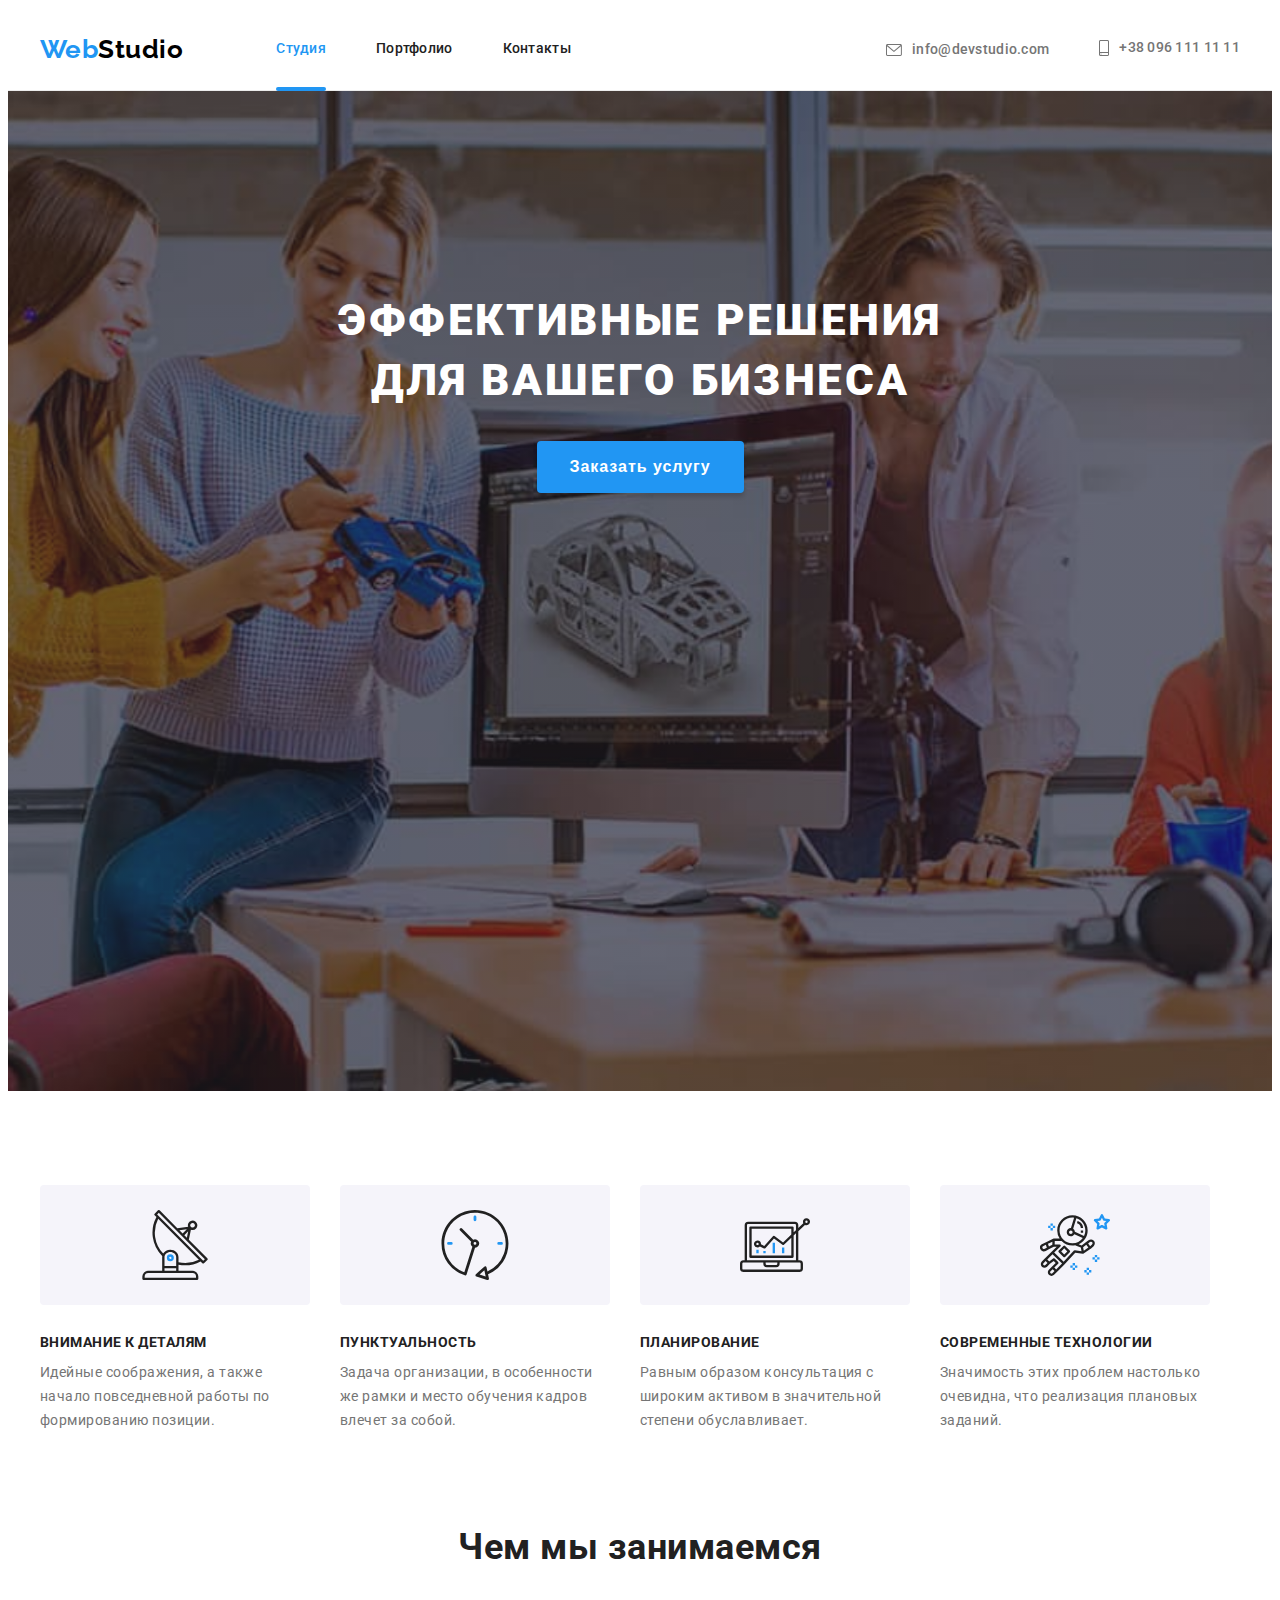
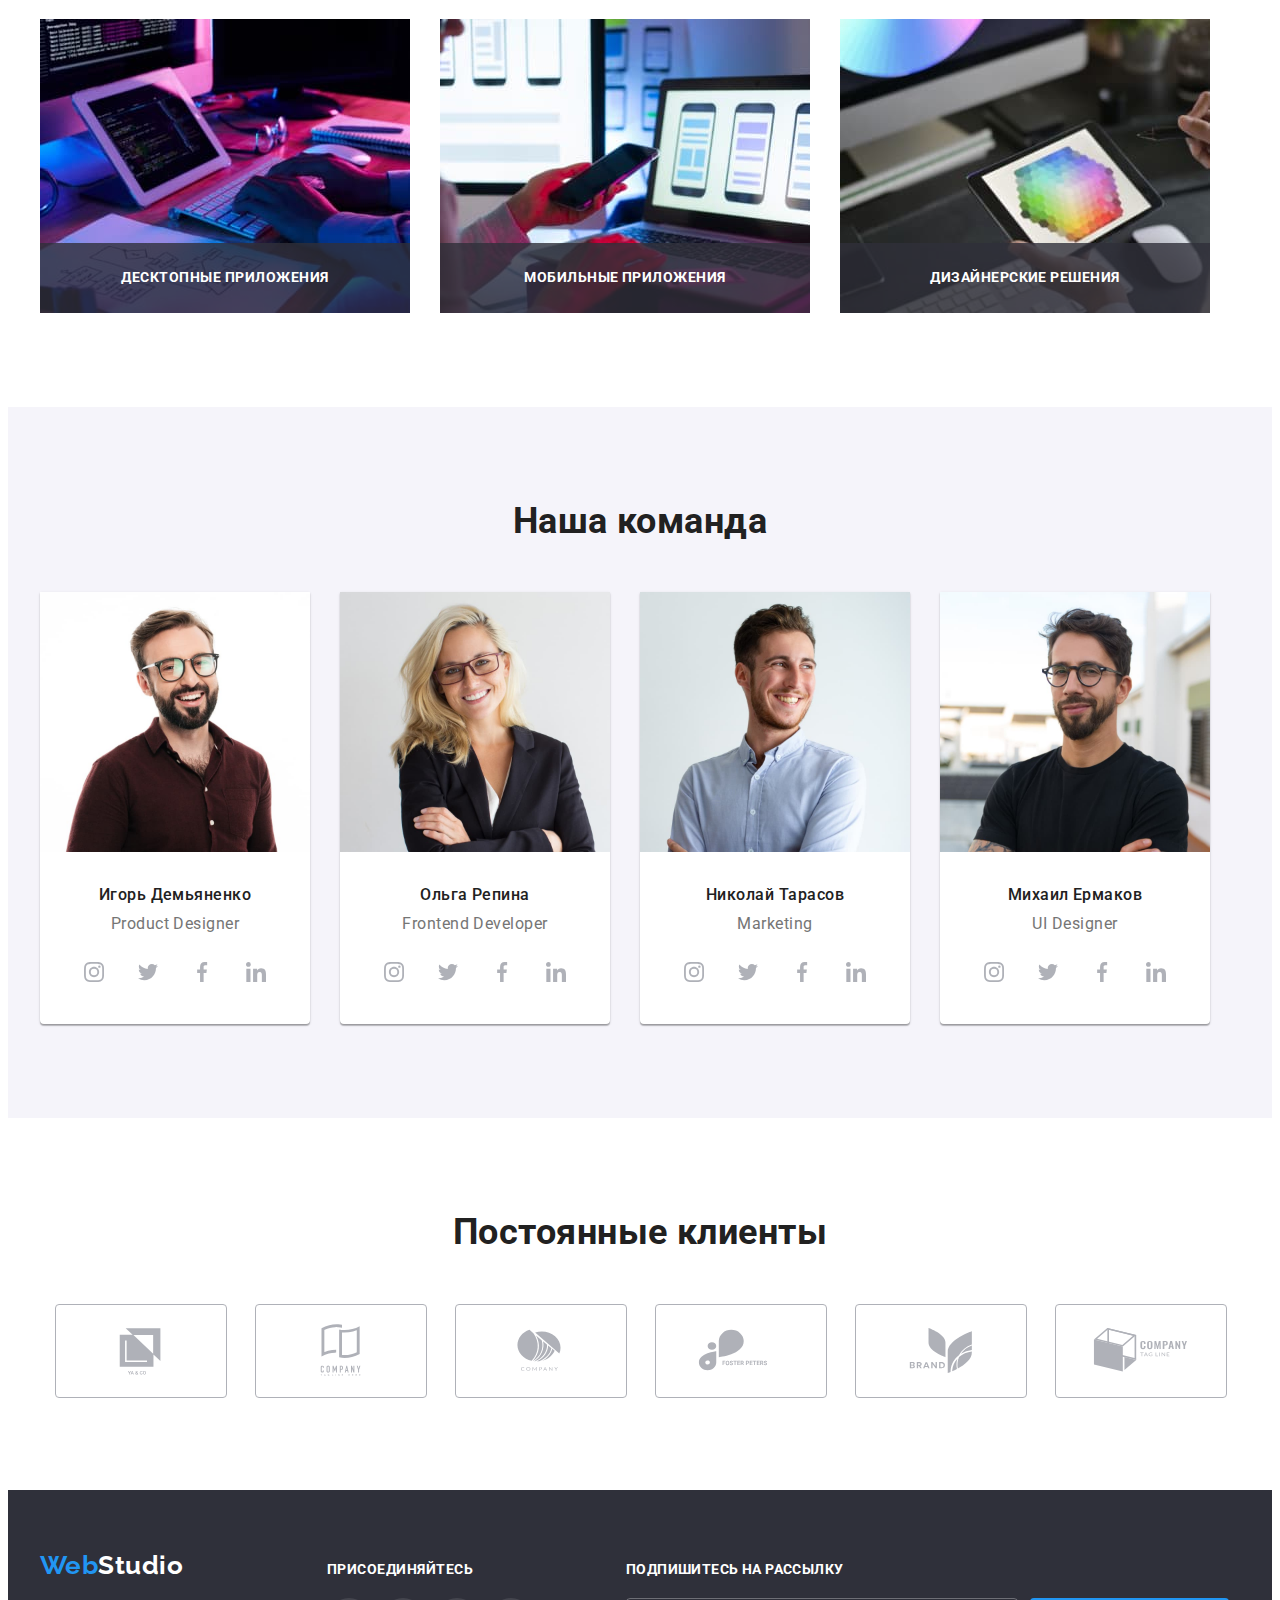
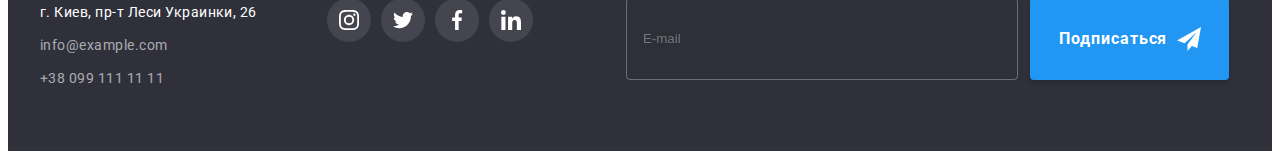
<file: index.html>
<!DOCTYPE html>
<html lang="ru">
  <head>
    <meta charset="UTF-8" />
    <meta http-equiv="X-UA-Compatible" content="IE=edge" />
    <meta name="viewport" content="width=device-width, initial-scale=1.0" />
    <link rel="preconnect" href="https://fonts.googleapis.com" />
    <link rel="preconnect" href="https://fonts.gstatic.com" crossorigin />
    <link
      href="https://fonts.googleapis.com/css2?family=Raleway:wght@700&family=Roboto:wght@400;500;700;900&display=swap"
      rel="stylesheet"
    />
    <title>Модуль 6</title>
    <link
      rel="stylesheet"
      href="https://cdnjs.cloudflare.com/ajax/libs/modern-normalize/1.1.0/modern-normalize.min.css"
      integrity="sha512-wpPYUAdjBVSE4KJnH1VR1HeZfpl1ub8YT/NKx4PuQ5NmX2tKuGu6U/JRp5y+Y8XG2tV+wKQpNHVUX03MfMFn9Q=="
      crossorigin="anonymous"
      referrerpolicy="no-referrer"
    />
    <link rel="stylesheet" href="./css/styles.css" />
  </head>
  <body>
    <!-- header -->
    <header class="header">
      <div class="container header-content">
        <nav class="container-nav">
          <a href="./index.html" class="header-logo link"><span class="header-logo-blue">Web</span>Studio</a>
          <ul class="header-list-nav list">
            <li class="header-item-nav">
              <a href="./index.html" class="header-link link current">Студия</a>
            </li>
            <li class="header-item-nav">
              <a href="./portfolio.html" class="header-link link">Портфолио</a>
            </li>
            <li class="header-item-nav">
              <a href="./index.html" class="header-link link">Контакты</a>
            </li>
          </ul>
        </nav>
        <ul class="header-list-contact list">
          <li class="header-item-contact">
            <a href="mailto:info@devstudio.com" class="header-link-contact link">
              <svg class="icon-email" width="16" height="12">
                <use href="./imges/sprite.svg#icon-email"></use></svg
              >info@devstudio.com</a
            >
          </li>
          <li class="header-item-contact">
            <a href="tel:+380961111111" class="header-link-contact link">
              <svg class="icon-tel" width="10" height="16">
                <use href="./imges/sprite.svg#icon-tel"></use></svg
              >+38 096 111 11 11</a
            >
          </li>
        </ul>
      </div>
    </header>

    <!-- hero -->
    <main>
      <section class="hero hero-container">
        <h1 class="hero-title">Эффективные решения для вашего бизнеса</h1>
        <button type="button" class="hero-button" data-modal-open>Заказать услугу</button>
      </section>

      <!-- feature -->
      <section class="feature">
        <div class="container">
          <h2 class="feature-title hiden">Oсобености</h2>
          <ul class="feature-list list feature-content">
            <li class="feature-item">
              <div class="feature-icons flex">
                <svg width="70" height="70">
                  <use href="./imges/sprite.svg#icon-antenna"></use>
                </svg>
              </div>
              <h3 class="feature-item-title">Внимание к деталям</h3>
              <p class="feature-item-text">
                Идейные соображения, а также начало повседневной работы по формированию позиции.
              </p>
            </li>
            <li class="feature-item">
              <div class="feature-icons flex">
                <svg width="70" height="70">
                  <use href="./imges/sprite.svg#icon-clock"></use>
                </svg>
              </div>
              <h3 class="feature-item-title">Пунктуальность</h3>
              <p class="feature-item-text">
                Задача организации, в особенности же рамки и место обучения кадров влечет за собой.
              </p>
            </li>
            <li class="feature-item">
              <div class="feature-icons flex">
                <svg width="70" height="70">
                  <use href="./imges/sprite.svg#icon-diagram"></use>
                </svg>
              </div>
              <h3 class="feature-item-title">Планирование</h3>
              <p class="feature-item-text">
                Равным образом консультация с широким активом в значительной степени обуславливает.
              </p>
            </li>
            <li class="feature-item">
              <div class="feature-icons flex">
                <svg width="70" height="70">
                  <use href="./imges/sprite.svg#icon-astronaut"></use>
                </svg>
              </div>
              <h3 class="feature-item-title">Современные технологии</h3>
              <p class="feature-item-text">
                Значимость этих проблем настолько очевидна, что реализация плановых заданий.
              </p>
            </li>
          </ul>
        </div>
      </section>

      <!-- company -->
      <section class="company section">
        <div class="container">
          <h2 class="company-title">Чем мы занимаемся</h2>
          <ul class="company-list list">
            <li class="company-item">
              <div class="company-position">
                <img src="./imges/about_company1.jpg" alt="пишет код на компьютере" width="370" height="294" />
                <div class="company-label">
                  <h3 class="company-label-text flex">Десктопные приложения</h3>
                </div>
              </div>
            </li>
            <li class="company-item">
              <div class="company-position">
                <img src="./imges/about_company2.jpg" alt="выбирает макет на компьютере" width="370" height="294" />
                <div class="company-label">
                  <h3 class="company-label-text flex">Мобильные приложения</h3>
                </div>
              </div>
            </li>
            <li class="company-item">
              <div class="company-position">
                <img src="./imges/about_company3.jpg" alt="выбирает цвет на планшете" width="370" height="294" />
                <div class="company-label">
                  <h3 class="company-label-text flex">Дизайнерские решения</h3>
                </div>
              </div>
            </li>
          </ul>
        </div>
      </section>

      <!-- team -->
      <section class="team section">
        <div class="container">
          <h2 class="team-title">Наша команда</h2>
          <ul class="team-list list">
            <li class="team-item">
              <img
                src="./imges/our_team1.jpg"
                class="team-img"
                alt="Сотрудник компании - Игорь Демьяненко"
                width="270"
                height="260"
              />
              <div class="team-content">
                <h3 class="team-item-title">Игорь Демьяненко</h3>
                <p class="team-item-text" lang="en">Product Designer</p>

                <ul class="team-list-icons list">
                  <li class="team-item-icons">
                    <a class="team-link-icons flex" href="/" aria-label="ссылка на instagram">
                      <svg class="icon-instagram" width="20" height="20">
                        <use href="./imges/sprite.svg#icon-instagram"></use>
                      </svg>
                    </a>
                  </li>
                  <li class="team-item-icons">
                    <a class="team-link-icons flex" href="/" aria-label="ссылка на twitter">
                      <svg class="icon-twitter" width="20" height="20">
                        <use href="./imges/sprite.svg#icon-twitter"></use>
                      </svg>
                    </a>
                  </li>
                  <li class="team-item-icons">
                    <a class="team-link-icons flex" href="/" aria-label="ссылка на facebook">
                      <svg class="icon-facebook" width="20" height="20">
                        <use href="./imges/sprite.svg#icon-facebook"></use>
                      </svg>
                    </a>
                  </li>
                  <li class="team-item-icons">
                    <a class="team-link-icons flex" href="/" aria-label="ссылка на linkedin">
                      <svg class="icon-linkedin" width="20" height="20">
                        <use href="./imges/sprite.svg#icon-linkedin"></use>
                      </svg>
                    </a>
                  </li>
                </ul>
              </div>
            </li>
            <li class="team-item">
              <img
                src="./imges/our_team2.jpg"
                class="team-img"
                alt="Сотрудник компании - Ольга Репина"
                width="270"
                height="260"
              />
              <div class="team-content">
                <h3 class="team-item-title">Ольга Репина</h3>
                <p class="team-item-text" lang="en">Frontend Developer</p>

                <ul class="team-list-icons list">
                  <li class="team-item-icons">
                    <a class="team-link-icons flex" href="/" aria-label="ссылка на instagram">
                      <svg class="icon-instagram" width="20" height="20">
                        <use href="./imges/sprite.svg#icon-instagram"></use>
                      </svg>
                    </a>
                  </li>
                  <li class="team-item-icons">
                    <a class="team-link-icons flex" href="/" aria-label="ссылка на twitter">
                      <svg class="icon-twitter" width="20" height="20">
                        <use href="./imges/sprite.svg#icon-twitter"></use>
                      </svg>
                    </a>
                  </li>
                  <li class="team-item-icons">
                    <a class="team-link-icons flex" href="/" aria-label="ссылка на facebook">
                      <svg class="icon-facebook" width="20" height="20">
                        <use href="./imges/sprite.svg#icon-facebook"></use>
                      </svg>
                    </a>
                  </li>
                  <li class="team-item-icons">
                    <a class="team-link-icons flex" href="/" aria-label="ссылка на linkedin">
                      <svg class="icon-linkedin" width="20" height="20">
                        <use href="./imges/sprite.svg#icon-linkedin"></use>
                      </svg>
                    </a>
                  </li>
                </ul>
              </div>
            </li>
            <li class="team-item">
              <img
                src="./imges/our_team3.jpg"
                class="team-img"
                alt="Сотрудник компании - Николай Тарасов"
                width="270"
                height="260"
              />
              <div class="team-content">
                <h3 class="team-item-title">Николай Тарасов</h3>
                <p class="team-item-text" lang="en">Marketing</p>

                <ul class="team-list-icons list">
                  <li class="team-item-icons">
                    <a class="team-link-icons flex" href="/" aria-label="ссылка на instagram">
                      <svg class="icon-instagram" width="20" height="20">
                        <use href="./imges/sprite.svg#icon-instagram"></use>
                      </svg>
                    </a>
                  </li>
                  <li class="team-item-icons">
                    <a class="team-link-icons flex" href="/" aria-label="ссылка на twitter">
                      <svg class="icon-twitter" width="20" height="20">
                        <use href="./imges/sprite.svg#icon-twitter"></use>
                      </svg>
                    </a>
                  </li>
                  <li class="team-item-icons">
                    <a class="team-link-icons flex" href="/" aria-label="ссылка на facebook">
                      <svg class="icon-facebook" width="20" height="20">
                        <use href="./imges/sprite.svg#icon-facebook"></use>
                      </svg>
                    </a>
                  </li>
                  <li class="team-item-icons">
                    <a class="team-link-icons flex" href="/" aria-label="ссылка на linkedin">
                      <svg class="icon-linkedin" width="20" height="20">
                        <use href="./imges/sprite.svg#icon-linkedin"></use>
                      </svg>
                    </a>
                  </li>
                </ul>
              </div>
            </li>
            <li class="team-item">
              <img
                src="./imges/our_team4.jpg"
                class="team-img"
                alt="Сотрудник компании - Михаил Ермаков"
                width="270"
                height="260"
              />
              <div class="team-content">
                <h3 class="team-item-title">Михаил Ермаков</h3>
                <p class="team-item-text" lang="en">UI Designer</p>

                <ul class="team-list-icons list">
                  <li class="team-item-icons">
                    <a class="team-link-icons flex" href="/" aria-label="ссылка на instagram">
                      <svg class="icon-instagram" width="20" height="20">
                        <use href="./imges/sprite.svg#icon-instagram"></use>
                      </svg>
                    </a>
                  </li>
                  <li class="team-item-icons">
                    <a class="team-link-icons flex" href="/" aria-label="ссылка на twitter">
                      <svg class="icon-twitter" width="20" height="20">
                        <use href="./imges/sprite.svg#icon-twitter"></use>
                      </svg>
                    </a>
                  </li>
                  <li class="team-item-icons">
                    <a class="team-link-icons flex" href="/" aria-label="ссылка на facebook">
                      <svg class="icon-facebook" width="20" height="20">
                        <use href="./imges/sprite.svg#icon-facebook"></use>
                      </svg>
                    </a>
                  </li>
                  <li class="team-item-icons">
                    <a class="team-link-icons flex" href="/" aria-label="ссылка на linkedin">
                      <svg class="icon-linkedin" width="20" height="20">
                        <use href="./imges/sprite.svg#icon-linkedin"></use>
                      </svg>
                    </a>
                  </li>
                </ul>
              </div>
            </li>
          </ul>
        </div>
      </section>

      <!-- clients -->
      <section class="clients section">
        <div class="container">
          <h2 class="clients-title">Постоянные клиенты</h2>
          <ul class="clients-list list">
            <li class="clients-item">
              <a class="clients-link link flex" href="/">
                <svg width="106" height="60">
                  <use href="./imges/sprite.svg#clients-icon-1"></use>
                </svg>
              </a>
            </li>
            <li class="clients-item">
              <a class="clients-link link flex" href="/">
                <svg width="106" height="60">
                  <use href="./imges/sprite.svg#clients-icon-2"></use>
                </svg>
              </a>
            </li>
            <li class="clients-item">
              <a class="clients-link link flex" href="/">
                <svg width="106" height="60">
                  <use href="./imges/sprite.svg#clients-icon-3"></use>
                </svg>
              </a>
            </li>
            <li class="clients-item">
              <a class="clients-link link flex" href="/">
                <svg width="106" height="60">
                  <use href="./imges/sprite.svg#clients-icon-4"></use>
                </svg>
              </a>
            </li>
            <li class="clients-item">
              <a class="clients-link link flex" href="/">
                <svg width="106" height="60">
                  <use href="./imges/sprite.svg#clients-icon-5"></use>
                </svg>
              </a>
            </li>
            <li class="clients-item">
              <a class="clients-link link flex" href="/">
                <svg width="106" height="60">
                  <use href="./imges/sprite.svg#clients-icon-6"></use>
                </svg>
              </a>
            </li>
          </ul>
        </div>
      </section>
    </main>

    <!-- footer -->
    <footer class="footer">
      <div class="container">
        <div class="footer-content">
          <a class="footer-logo link" href="./index.html"><span class="footer-logo-blue">Web</span>Studio</a>
          <address class="footer-address">
            <a
              href="https://goo.gl/maps/LMZink6fcVC9zRSU7"
              rel="noreferrer noopener nofollow"
              class="footer-link-address link"
              target="_blank"
              >г. Киев, пр-т Леси Украинки, 26</a
            >
          </address>
          <ul class="footer-list list">
            <li class="footer-item">
              <a href="mailto:info@example.com" class="footer-link link">info@example.com</a>
            </li>
            <li class="footer-item">
              <a href="tel:+380991111111" class="footer-link link">+38 099 111 11 11</a>
            </li>
          </ul>
        </div>
        <div class="footer-slogan">
          <h2 class="footer-title">присоединяйтесь</h2>
          <ul class="footer-list-icons list">
            <li class="footer-item-icons">
              <a class="footer-link-icons flex" href="/" aria-label="ссылка на instagram">
                <svg class="icon-instagram" width="20" height="20">
                  <use href="./imges/sprite.svg#icon-instagram"></use>
                </svg>
              </a>
            </li>
            <li class="footer-item-icons">
              <a class="footer-link-icons flex" href="/" aria-label="ссылка на twitter">
                <svg class="icon-twitter" width="20" height="20">
                  <use href="./imges/sprite.svg#icon-twitter"></use>
                </svg>
              </a>
            </li>
            <li class="footer-item-icons">
              <a class="footer-link-icons flex" href="/" aria-label="ссылка на facebook">
                <svg class="icon-facebook" width="20" height="20">
                  <use href="./imges/sprite.svg#icon-facebook"></use>
                </svg>
              </a>
            </li>
            <li class="footer-item-icons">
              <a class="footer-link-icons flex" href="/" aria-label="ссылка на linkedin">
                <svg class="icon-linkedin" width="20" height="20">
                  <use href="./imges/sprite.svg#icon-linkedin"></use>
                </svg>
              </a>
            </li>
          </ul>
        </div>

        <!-- footer-form -->
        <form class="footer-form" autocomplete="off">
          <p class="footer-form-text">Подпишитесь на рассылку</p>
          <div class="footer-form-content">
            <label class="hiden" for="email">E-mail</label>
            <input class="footer-form-input" type="email" name="email" id="email" placeholder="E-mail" />
            <button class="footer-form-button" type="submit">
              Подписаться
              <svg class="plane-icon" width="24" height="24">
                <use href="./imges/sprite.svg#icon-plane"></use>
              </svg>
            </button>
          </div>
        </form>
      </div>
    </footer>

    <!-- modal -->
    <div class="backdrop is-hidden" data-modal>
      <div class="modal">
        <button class="modal-close flex" data-modal-close>
          <svg width="18" height="18">
            <use href="./imges/sprite.svg#icon-close"></use>
          </svg>
        </button>

        <!-- modal-form -->
        <form class="modal-form">
          <p class="modal-title">Оставьте свои данные, мы вам перезвоним</p>
          <label class="modal-label" for="username">Имя</label>
          <div class="form-field">
            <input class="modal-input" type="text" name="name" id="username" placeholder="Иван Иванов" />
            <svg class="modal-icon" width="18" height="18">
              <use href="./imges/sprite.svg#icon-person"></use>
            </svg>
          </div>

          <label class="modal-label" for="tel">Телефон</label>
          <div class="form-field">
            <input class="modal-input" type="tel" name="tel" id="tel" placeholder="+380 111 111 111" />
            <svg class="modal-icon" width="18" height="18">
              <use href="./imges/sprite.svg#icon-form-phone"></use>
            </svg>
          </div>

          <label class="modal-label" for="modal-email">Почта</label>
          <div class="form-field">
            <input class="modal-input" type="email" name="email" id="modal-email" placeholder="studio@gmail.com" />
            <svg class="modal-icon" width="18" height="18">
              <use href="./imges/sprite.svg#icon-form-email"></use>
            </svg>
          </div>

          <div class="feedback-box">
            <label class="modal-label" for="feedback">Комментарий</label>
            <textarea class="field-feedback" name="feedback" id="feedback" placeholder="Введите текст"></textarea>
          </div>

          <div class="policy-thumb">
            <input class="checkbox-policy" type="checkbox" name="policy" id="policy" />
            <span class="icon-policy"></span>
            <label class="label-policy" for="policy"
              >Соглашаюсь с рассылкой и принимаю <a class="link-policy" href="/">Условия договора</a></label
            >
          </div>

          <button class="modal-button flex" type="submit">Отправить</button>
        </form>
      </div>
    </div>
    <script src="./js/modal.js"></script>
  </body>
</html>
</file>
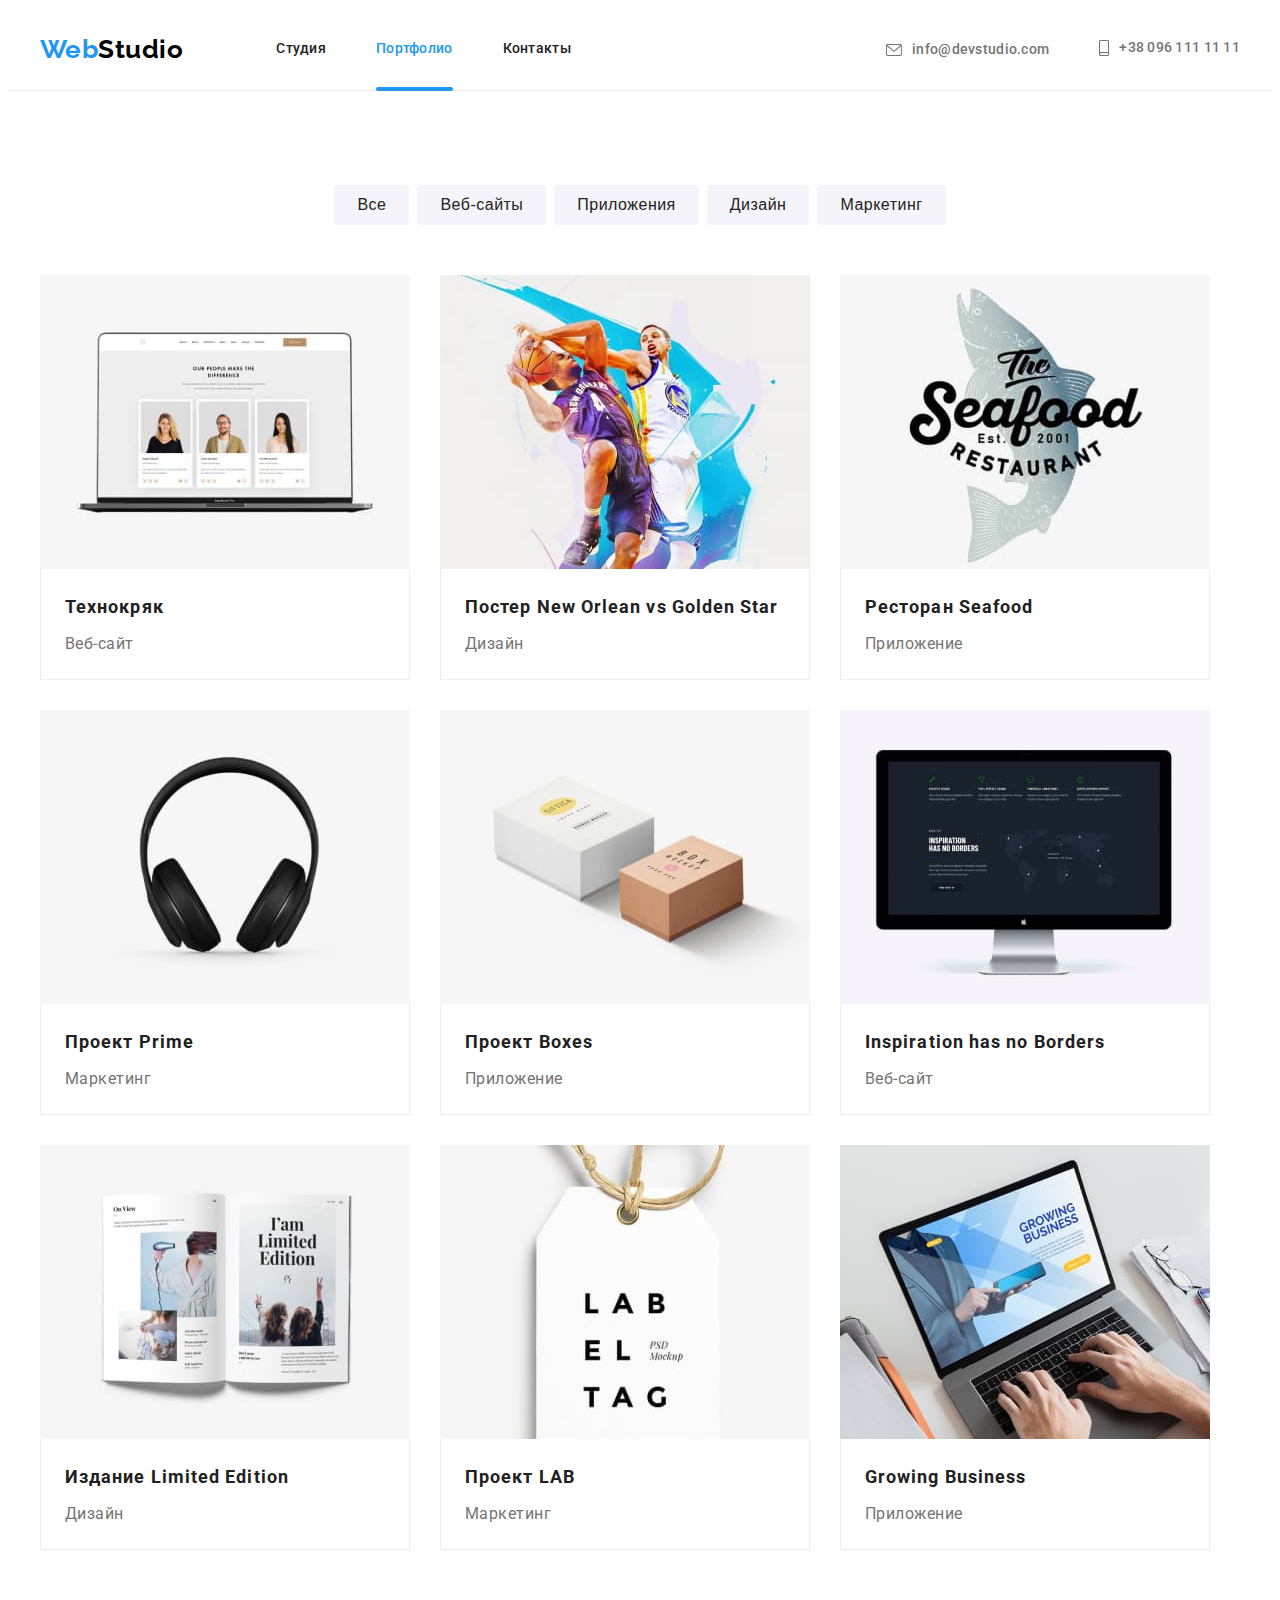
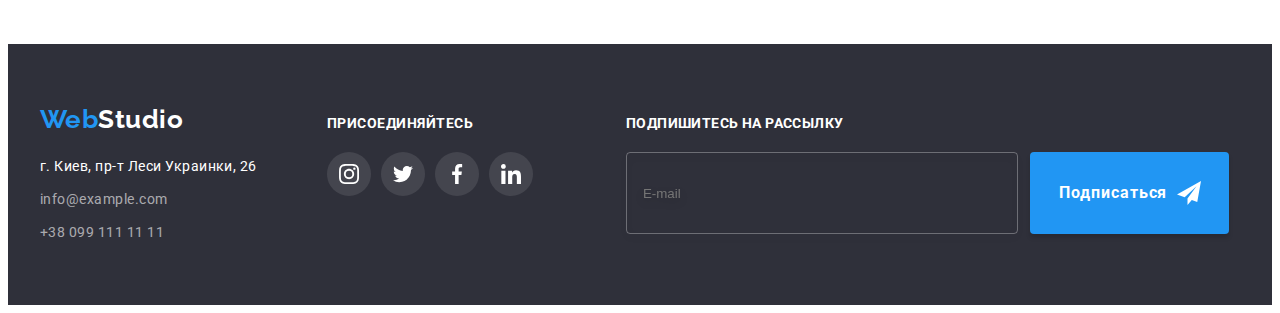
<file: portfolio.html>
<!DOCTYPE html>
<html lang="ru">
  <head>
    <meta charset="UTF-8" />
    <meta http-equiv="X-UA-Compatible" content="IE=edge" />
    <meta name="viewport" content="width=device-width, initial-scale=1.0" />
    <link rel="preconnect" href="https://fonts.googleapis.com" />
    <link rel="preconnect" href="https://fonts.gstatic.com" crossorigin />
    <link
      href="https://fonts.googleapis.com/css2?family=Raleway:wght@700&family=Roboto:wght@400;500;700&display=swap"
      rel="stylesheet"
    />
    <title>Портфолио</title>
    <link
      rel="stylesheet"
      href="https://cdnjs.cloudflare.com/ajax/libs/modern-normalize/1.1.0/modern-normalize.min.css"
      integrity="sha512-wpPYUAdjBVSE4KJnH1VR1HeZfpl1ub8YT/NKx4PuQ5NmX2tKuGu6U/JRp5y+Y8XG2tV+wKQpNHVUX03MfMFn9Q=="
      crossorigin="anonymous"
      referrerpolicy="no-referrer"
    />
    <link rel="stylesheet" href="./css/styles.css" />
  </head>
  <body>
    <!-- header -->
    <header class="header">
      <div class="container header-content">
        <nav class="container-nav">
          <a href="./index.html" class="header-logo link"><span class="header-logo-blue">Web</span>Studio</a>
          <ul class="header-list-nav list">
            <li class="header-item-nav"><a href="./index.html" class="header-link link">Студия</a></li>
            <li class="header-item-nav"><a href="./portfolio.html" class="header-link link current">Портфолио</a></li>
            <li class="header-item-nav"><a href="./index.html" class="header-link link">Контакты</a></li>
          </ul>
        </nav>
        <ul class="header-list-contact list">
          <li class="header-item-contact">
            <a href="mailto:info@devstudio.com" class="header-link-contact link">
              <svg class="icon-email" width="16" height="12">
                <use href="./imges/sprite.svg#icon-email"></use></svg
              >info@devstudio.com</a
            >
          </li>
          <li class="header-item-contact">
            <a href="tel:+380961111111" class="header-link-contact link">
              <svg class="icon-tel" width="10" height="16">
                <use href="./imges/sprite.svg#icon-tel"></use></svg
              >+38 096 111 11 11</a
            >
          </li>
        </ul>
      </div>
    </header>

    <!-- portfolio -->
    <main>
      <section class="portfolio section">
        <div class="container">
          <h1 class="portfolio-title hiden">Портфолио</h1>
          <ul class="portfolio-list-nav list">
            <li class="portfolio-item"><button type="button" class="portfolio-button">Все</button></li>
            <li class="portfolio-item"><button type="button" class="portfolio-button">Веб-сайты</button></li>
            <li class="portfolio-item"><button type="button" class="portfolio-button">Приложения</button></li>
            <li class="portfolio-item"><button type="button" class="portfolio-button">Дизайн</button></li>
            <li class="portfolio-item"><button type="button" class="portfolio-button">Маркетинг</button></li>
          </ul>

          <h2 class="product-title hiden">Наш продукт</h2>
          <ul class="product-list list">
            <li class="product-item">
              <a href="/" class="product-link link">
                <div class="product-thumb">
                  <img src="./imges/photo-portfolio1.jpg" class="product-img" alt="" width="370" height="294" />
                  <div class="product-arise">
                    <p class="product-description">
                      Ресурс предлагает комплексные предложения с разным уровнем функционала и сервисов. Все это
                      позволит посетителю получить исчерпывающие сведения о компании или частном лице.
                    </p>
                  </div>
                </div>

                <div class="product-content">
                  <h3 class="product-title-item">Технокряк</h3>
                  <p class="product-text">Веб-сайт</p>
                </div>
              </a>
            </li>
            <li class="product-item">
              <a href="/" class="product-link link">
                <div class="product-thumb">
                  <img src="./imges/photo-portfolio2.jpg" class="product-img" alt="" width="370" height="294" />
                  <div class="product-arise">
                    <p class="product-description">
                      Ресурс предлагает комплексные предложения с разным уровнем функционала и сервисов. Все это
                      позволит посетителю получить исчерпывающие сведения о компании или частном лице.
                    </p>
                  </div>
                </div>
                <div class="product-content">
                  <h3 class="product-title-item">Постер New Orlean vs Golden Star</h3>
                  <p class="product-text">Дизайн</p>
                </div></a
              >
            </li>
            <li class="product-item">
              <a href="/" class="product-link link">
                <div class="product-thumb">
                  <img src="./imges/photo-portfolio3.jpg" class="product-img" alt="" width="370" height="294" />
                  <div class="product-arise">
                    <p class="product-description">
                      Ресурс предлагает комплексные предложения с разным уровнем функционала и сервисов. Все это
                      позволит посетителю получить исчерпывающие сведения о компании или частном лице.
                    </p>
                  </div>
                </div>
                <div class="product-content">
                  <h3 class="product-title-item">Ресторан Seafood</h3>
                  <p class="product-text">Приложение</p>
                </div></a
              >
            </li>
            <li class="product-item">
              <a href="/" class="product-link link">
                <div class="product-thumb">
                  <img src="./imges/photo-portfolio4.jpg" class="product-img" alt="" width="370" height="294" />
                  <div class="product-arise">
                    <p class="product-description">
                      Ресурс предлагает комплексные предложения с разным уровнем функционала и сервисов. Все это
                      позволит посетителю получить исчерпывающие сведения о компании или частном лице.
                    </p>
                  </div>
                </div>
                <div class="product-content">
                  <h3 class="product-title-item">Проект Prime</h3>
                  <p class="product-text">Маркетинг</p>
                </div></a
              >
            </li>
            <li class="product-item">
              <a href="/" class="product-link link">
                <div class="product-thumb">
                  <img src="./imges/photo-portfolio5.jpg" class="product-img" alt="" width="370" height="294" />
                  <div class="product-arise">
                    <p class="product-description">
                      Ресурс предлагает комплексные предложения с разным уровнем функционала и сервисов. Все это
                      позволит посетителю получить исчерпывающие сведения о компании или частном лице.
                    </p>
                  </div>
                </div>
                <div class="product-content">
                  <h3 class="product-title-item">Проект Boxes</h3>
                  <p class="product-text">Приложение</p>
                </div></a
              >
            </li>
            <li class="product-item">
              <a href="/" class="product-link link">
                <div class="product-thumb">
                  <img src="./imges/photo-portfolio6.jpg" class="product-img" alt="" width="370" height="294" />
                  <div class="product-arise">
                    <p class="product-description">
                      Ресурс предлагает комплексные предложения с разным уровнем функционала и сервисов. Все это
                      позволит посетителю получить исчерпывающие сведения о компании или частном лице.
                    </p>
                  </div>
                </div>
                <div class="product-content">
                  <h3 class="product-title-item" lang="en">Inspiration has no Borders</h3>
                  <p class="product-text">Веб-сайт</p>
                </div></a
              >
            </li>
            <li class="product-item">
              <a href="/" class="product-link link">
                <div class="product-thumb">
                  <img src="./imges/photo-portfolio7.jpg" class="product-img" alt="" width="370" height="294" />
                  <div class="product-arise">
                    <p class="product-description">
                      Ресурс предлагает комплексные предложения с разным уровнем функционала и сервисов. Все это
                      позволит посетителю получить исчерпывающие сведения о компании или частном лице.
                    </p>
                  </div>
                </div>
                <div class="product-content">
                  <h3 class="product-title-item">Издание Limited Edition</h3>
                  <p class="product-text">Дизайн</p>
                </div></a
              >
            </li>
            <li class="product-item">
              <a href="/" class="product-link link">
                <div class="product-thumb">
                  <img src="./imges/photo-portfolio8.jpg" class="product-img" alt="" width="370" height="294" />
                  <div class="product-arise">
                    <p class="product-description">
                      Ресурс предлагает комплексные предложения с разным уровнем функционала и сервисов. Все это
                      позволит посетителю получить исчерпывающие сведения о компании или частном лице.
                    </p>
                  </div>
                </div>
                <div class="product-content">
                  <h3 class="product-title-item">Проект LAB</h3>
                  <p class="product-text">Маркетинг</p>
                </div></a
              >
            </li>
            <li class="product-item">
              <a href="/" class="product-link link">
                <div class="product-thumb">
                  <img src="./imges/photo-portfolio9.jpg" class="product-img" alt="" width="370" height="294" />
                  <div class="product-arise">
                    <p class="product-description">
                      Ресурс предлагает комплексные предложения с разным уровнем функционала и сервисов. Все это
                      позволит посетителю получить исчерпывающие сведения о компании или частном лице.
                    </p>
                  </div>
                </div>
                <div class="product-content">
                  <h3 class="product-title-item" lang="en">Growing Business</h3>
                  <p class="product-text">Приложение</p>
                </div></a
              >
            </li>
          </ul>
        </div>
      </section>
    </main>

    <!-- footer -->
    <footer class="footer">
      <div class="container">
        <div class="footer-content">
          <a class="footer-logo link" href="./index.html"><span class="footer-logo-blue">Web</span>Studio</a>
          <address class="footer-address">
            <a
              href="https://goo.gl/maps/LMZink6fcVC9zRSU7"
              rel="noreferrer noopener nofollow"
              class="footer-link-address link"
              target="_blank"
              >г. Киев, пр-т Леси Украинки, 26</a
            >
          </address>
          <ul class="footer-list list">
            <li class="footer-item"><a href="mailto:info@example.com" class="footer-link link">info@example.com</a></li>
            <li class="footer-item"><a href="tel:+380991111111" class="footer-link link">+38 099 111 11 11</a></li>
          </ul>
        </div>
        <div class="footer-slogan">
          <h2 class="footer-title">присоединяйтесь</h2>
          <ul class="footer-list-icons list">
            <li class="footer-item-icons">
              <a class="footer-link-icons flex" href="/" aria-label="ссылка на instagram">
                <svg class="icon-instagram" width="20" height="20">
                  <use href="./imges/sprite.svg#icon-instagram"></use>
                </svg>
              </a>
            </li>
            <li class="footer-item-icons">
              <a class="footer-link-icons flex" href="/" aria-label="ссылка на twitter">
                <svg class="icon-twitter" width="20" height="20">
                  <use href="./imges/sprite.svg#icon-twitter"></use>
                </svg>
              </a>
            </li>
            <li class="footer-item-icons">
              <a class="footer-link-icons flex" href="/" aria-label="ссылка на facebook">
                <svg class="icon-facebook" width="20" height="20">
                  <use href="./imges/sprite.svg#icon-facebook"></use>
                </svg>
              </a>
            </li>
            <li class="footer-item-icons">
              <a class="footer-link-icons flex" href="/" aria-label="ссылка на linkedin">
                <svg class="icon-linkedin" width="20" height="20">
                  <use href="./imges/sprite.svg#icon-linkedin"></use>
                </svg>
              </a>
            </li>
          </ul>
        </div>

        <!-- footer-form -->
        <form class="footer-form" autocomplete="off">
          <p class="footer-form-text">Подпишитесь на рассылку</p>
          <div class="footer-form-content">
            <label class="hiden" for="email">E-mail</label>
            <input class="footer-form-input" type="email" name="email" id="email" placeholder="E-mail" />
            <button class="footer-form-button" type="submit">
              Подписаться
              <svg class="plane-icon" width="24" height="24">
                <use href="./imges/sprite.svg#icon-plane"></use>
              </svg>
            </button>
          </div>
        </form>
      </div>
    </footer>
  </body>
</html>
</file>
<file: css/styles.css>
:root {
  --team-background-color: #f5f4fa;
  --primory-title-color: #212121;
  --nav-text-color: #212121;
  --button-text-color: #212121;
  --secondary-title-color: #ffffff;
  --accent-button-text-color: #ffffff;
  --address-text-color: #ffffff;
  --hero-background-color: #2f303a;
  --footer-background-color: #2f303a;
  --all-text-color: #757575;
  --secondary-logo-color: #000000;
  --footer-contact-color: rgba(255, 255, 255, 0.6);
  --footer-form-color: rgba(255, 255, 255, 0.6);
  --header-contact-color: #757575;
  --feature-bc-icons: #f5f4fa;
  --icon-primory-color: #afb1b8;
  --icon-secondary-color: #ffffff;
  --product-border-color: #eeeeee;
  --product-description-color: #ffffff;
  --accent-color: #2196f3;
  --light-accent-secondary: rgba(255, 255, 255, 0.8);
  --light-accent: rgba(33, 150, 243, 0.8);
  --placeholder-color: rgba(117, 117, 117, 0.5);
  /* animation */
  --timing-function: cubic-bezier(0.4, 0, 0.2, 1);
  --duration: 250ms;
}

body {
  font-family: "Roboto", sans-serif;
  color: var(--primory-title-color);
  letter-spacing: 0.03em;
}

p,
h1,
h2,
h3,
h4,
h5,
h6 {
  margin: 0;
}

ul {
  margin: 0;
  padding-left: 0;
}

.list {
  list-style: none;
}
.link {
  text-decoration: none;
}

.container {
  width: 1200px;
  margin: 0 auto;
  padding-left: 15px;
  padding-right: 15px;
}

.section {
  padding-top: 94px;
  padding-bottom: 94px;
}

.hiden {
  position: absolute;
  white-space: nowrap;
  width: 1px;
  height: 1px;
  overflow: hidden;
  border: 0;
  padding: 0;
  clip: rect(0 0 0 0);
  clip-path: inset(50%);
  margin: -1px;
}

.flex {
  display: flex;
  justify-content: center;
  align-items: center;
}

/* ------------------------ header ------------------------*/
.header {
  border-bottom: 1px solid #ececec;
}

.header-content {
  display: flex;
  align-items: center;
}

.header-logo {
  padding-top: 24px;
  padding-bottom: 24px;
  margin-right: 93px;

  font-family: "Raleway", sans-serif;
  font-weight: 700;
  font-size: 26px;
  line-height: 1.19;
  color: var(--secondary-logo-color);
  transition: color var(--duration) var(--timing-function);
}

.header-logo:hover,
.header-logo:focus {
  color: rgba(0, 0, 0, 0.7);
}

.header-logo-blue {
  color: var(--accent-color);
  transition: color var(--duration) var(--timing-function);
}

.header-logo:hover .header-logo-blue,
.header-logo:focus .header-logo-blue {
  color: var(--light-accent);
}

.container-nav {
  display: flex;
  align-items: center;
}

.header-list-nav {
  display: flex;
}

.header-item-nav:not(:last-child) {
  margin-right: 50px;
}

.header-link {
  display: block;
  padding-top: 32px;
  padding-bottom: 32px;

  font-weight: 500;
  font-size: 14px;
  line-height: 1.14;
  letter-spacing: 0.02em;
  color: var(--nav-text-color);

  transition: color var(--duration) var(--timing-function);
}

.header-link:hover,
.header-link:focus {
  color: var(--accent-color);
}

.current {
  position: relative;
  color: var(--accent-color);
}

.current::after {
  position: absolute;
  bottom: 0;
  display: block;
  content: "";
  width: 100%;
  height: 4px;
  margin-bottom: -2px;

  border-radius: 2px;
  background-color: var(--accent-color);
}

.header-list-contact {
  display: flex;
  align-items: baseline;
  margin-left: auto;
}

.header-item-contact {
  margin-right: 50px;
}

.header-item-contact:last-child {
  margin-right: 0;
}

.header-link-contact {
  display: flex;
  align-items: center;
  width: 100%;
  height: 100%;
  padding-top: 32px;
  padding-bottom: 32px;

  font-weight: 500;
  font-size: 14px;
  line-height: 1.14;
  letter-spacing: 0.02em;
  color: var(--header-contact-color);

  transition: color var(--duration) var(--timing-function);
}

.header-link-contact:hover,
.header-link-contact:focus {
  color: var(--accent-color);
}

.icon-email,
.icon-tel {
  fill: currentColor;
  margin-right: 10px;
}
/* ------------------------ hero ------------------------*/

.hero {
  padding-top: 200px;
  padding-bottom: 200px;
  background-color: var(--hero-background-color);
}

.hero-container {
  max-width: 1600px;
  height: 600px;
  margin: 0 auto;

  background-image: linear-gradient(rgba(47, 48, 58, 0.4), rgba(47, 48, 58, 0.4)), url(../imges/hero.jpg);
  background-repeat: no-repeat;
  background-position: center;
  background-size: cover;
}

.hero-title {
  width: 669px;
  margin-bottom: 30px;
  margin-right: auto;
  margin-left: auto;

  font-weight: 900;
  font-size: 44px;
  line-height: 1.36;
  text-align: center;
  letter-spacing: 0.06em;
  text-transform: uppercase;
  color: var(--secondary-title-color);
}

.hero-button {
  display: block;
  margin: 0 auto;
  padding: 10px 32px;

  font-weight: 700;
  font-size: 16px;
  line-height: 1.88;
  cursor: pointer;
  text-align: center;
  letter-spacing: 0.06em;
  color: var(--accent-button-text-color);
  background-color: var(--accent-color);
  box-shadow: 0px 4px 4px rgba(0, 0, 0, 0.15);
  border-radius: 4px;
  border: 1px solid transparent;

  transition: background-color var(--duration) var(--timing-function), color var(--duration) var(--timing-function);
}

.hero-button:hover,
.hero-button:focus {
  background-color: var(--light-accent);
  color: var(--light-accent-secondary);
}

/* ------------------------ feature ------------------------*/

.feature {
  padding-top: 94px;
}

.feature-content {
  display: flex;
}

.feature-item {
  width: 270px;
}

.feature-item:not(:last-child) {
  margin-right: 30px;
}

.feature-icons {
  margin-bottom: 30px;
  height: 120px;

  border-radius: 4px;
  background-color: var(--feature-bc-icons);
}

.feature-item-title {
  margin-bottom: 10px;
  font-size: 14px;
  line-height: 1.14;
  text-transform: uppercase;
}

.feature-item-text {
  font-size: 14px;
  line-height: 1.71;
  color: var(--all-text-color);
}

/* ------------------------ company ------------------------*/
.company-title {
  margin-bottom: 50px;
  font-size: 36px;
  line-height: 1.16;
  text-align: center;
}

.company-list {
  display: flex;
}

.company-item:not(:last-child) {
  margin-right: 30px;
}

.company-position {
  position: relative;
  width: 100%;
  height: 294px;
}

.company-label {
  position: absolute;
  bottom: 0;

  width: 100%;
  height: 70px;
  background-color: rgba(47, 48, 58, 0.8);
}

.company-label-text {
  width: 100%;
  height: 100%;

  font-size: 14px;
  line-height: 1.14;
  text-transform: uppercase;
  color: var(--secondary-title-color);
}

/* ------------------------ team ------------------------*/
.team {
  background-color: var(--team-background-color);
}

.team-title {
  margin-bottom: 50px;
  font-size: 36px;
  line-height: 1.16;
  text-align: center;
}

.team-list {
  display: flex;
}

.team-item {
  width: 270px;
  background-color: #ffffff;
  box-shadow: 0px 1px 3px rgba(0, 0, 0, 0.12), 0px 1px 1px rgba(0, 0, 0, 0.14), 0px 2px 1px rgba(0, 0, 0, 0.2);
  border-radius: 0px 0px 4px 4px;
}

.team-item:not(:last-child) {
  margin-right: 30px;
}

.team-content {
  padding-top: 30px;
  padding-bottom: 30px;
}

.team-item-title {
  margin-bottom: 10px;
  font-weight: 500;
  font-size: 16px;
  line-height: 1.18;
  text-align: center;
}
.team-item-text {
  font-size: 16px;
  line-height: 1.18;
  text-align: center;
  color: var(--all-text-color);
}

.team-list-icons {
  display: flex;
  justify-content: center;
  margin-top: 16px;
}

.team-item-icons {
  width: 44px;
  height: 44px;
  margin-right: 10px;
}

.team-item-icons:last-child {
  margin-right: 0;
}

.team-link-icons {
  width: 100%;
  height: 100%;

  border-radius: 50%;
  fill: var(--icon-primory-color);

  transition: background-color var(--duration) var(--timing-function), fill var(--duration) var(--timing-function);
}

.team-link-icons:hover,
.team-link-icons:focus {
  background-color: var(--accent-color);
  fill: var(--icon-secondary-color);
}

/* ------------------------ clients ------------------------*/
.clients-title {
  font-size: 36px;
  line-height: 1.16;
  text-align: center;
  color: var(--primory-title-color);
  margin-bottom: 50px;
}

.clients-list {
  display: flex;
  justify-content: center;
}

.clients-item {
  width: 170px;
  height: 92px;
  margin-right: 30px;
}

.clients-item:last-child {
  margin-right: 0;
}

.clients-link {
  width: 100%;
  height: 100%;

  border-radius: 4px;
  border: 1px solid #afb1b8;
  fill: var(--icon-primory-color);

  transition: border-color var(--duration) var(--timing-function), fill var(--duration) var(--timing-function);
}

.clients-link:hover,
.clients-link:focus {
  fill: var(--accent-color);
  border-color: var(--accent-color);
}

/* ------------------------ footer ------------------------*/
.footer {
  padding-top: 60px;
  padding-bottom: 60px;
  background-color: var(--footer-background-color);
}

.footer > .container {
  display: flex;
  align-items: baseline;
}

.footer-content {
  max-width: 376px;
  min-height: 112px;
  margin-right: 70px;
}

.footer-logo {
  display: block;
  margin-bottom: 20px;

  font-family: "Raleway", sans-serif;
  font-weight: 700;
  font-size: 26px;
  line-height: 1.19;
  color: #ffffff;
  transition: color var(--duration) var(--timing-function);
}

.footer-logo:hover,
.footer-logo:focus {
  color: var(--light-accent-secondary);
}

.footer-logo-blue {
  color: var(--accent-color);
  transition: color var(--duration) var(--timing-function);
}

.footer-logo:hover .footer-logo-blue,
.footer-logo:focus .footer-logo-blue {
  color: var(--light-accent);
}

.footer-address {
  margin-bottom: 9px;
}

.footer-link-address {
  display: block;
  font-style: normal;
  font-size: 14px;
  line-height: 1.71;
  color: var(--address-text-color);
  transition: color var(--duration) var(--timing-function);
}

.footer-link-address:hover {
  color: var(--light-accent-secondary);
}

.footer-item:not(:last-child) {
  margin-bottom: 9px;
}

.footer-link {
  font-size: 14px;
  line-height: 1.71;
  color: var(--footer-contact-color);

  transition: color var(--duration) var(--timing-function);
}

.footer-link:hover,
.footer-link:focus {
  color: var(--accent-color);
}

.footer-slogan {
  margin-right: 93px;
}

.footer-title {
  margin-bottom: 20px;
  font-size: 14px;
  line-height: 1.14;
  text-transform: uppercase;
  color: var(--secondary-title-color);
}

.footer-list-icons {
  display: flex;
}

.footer-item-icons {
  width: 44px;
  height: 44px;
  margin-right: 10px;
}

.footer-item-icons:last-child {
  margin-right: 0;
}

.footer-link-icons {
  width: 100%;
  height: 100%;

  background-color: rgba(255, 255, 255, 0.1);
  fill: var(--icon-secondary-color);
  border-radius: 50%;

  transition: background-color var(--duration) var(--timing-function);
}

.footer-link-icons:hover,
.footer-link-icons:focus {
  background-color: var(--accent-color);
  border-radius: 50%;
}

/* ------------------ form-slogan---------------- */

.footer-form-text {
  margin-bottom: 20px;
  font-weight: 700;
  font-size: 14px;
  line-height: 1.14;
  letter-spacing: 0.03em;
  text-transform: uppercase;
  color: var(--secondary-title-color);
}

.footer-form-content {
  display: flex;
}

.footer-form-input {
  width: 358px;
  height: 50px;
  padding: 15px 16px;

  background-color: transparent;
  color: var(--footer-form-color);
  border: 1px solid rgba(255, 255, 255, 0.3);
  filter: drop-shadow(0px 4px 4px rgba(0, 0, 0, 0.15));
  border-radius: 4px;
  outline: transparent;

  transition: border-color var(--duration) var(--timing-function);
}

.footer-form-input:focus {
  border-color: var(--accent-color);
}

.footer-form-button {
  display: flex;
  align-items: center;
  padding: 0 0 0 29px;
  margin-left: 12px;

  font-family: inherit;
  font-weight: 700;
  font-size: 16px;
  line-height: 1.88;
  letter-spacing: 0.06em;
  cursor: pointer;
  background-color: var(--accent-color);
  color: var(--accent-button-text-color);
  box-shadow: 0px 4px 4px rgba(0, 0, 0, 0.15);
  border: transparent;
  border-radius: 4px;

  transition: background-color var(--duration) var(--timing-function), color var(--duration) var(--timing-function);
}

.footer-form-button:hover,
.footer-form-button:focus {
  background-color: var(--light-accent);
  color: var(--light-accent-secondary);
}

.plane-icon {
  width: 100%;
  height: 100%;
  padding-left: 10px;
  padding-right: 28px;

  fill: var(--icon-secondary-color);
  transition: fill var(--duration) var(--timing-function);
}

.footer-form-button:hover .plane-icon,
.footer-form-button:focus .plane-icon {
  fill: var(--light-accent-secondary);
}

/* ---------------------- portfolio ----------------------*/
.portfolio-list-nav {
  display: flex;
  justify-content: center;
  margin-bottom: 50px;
}

.portfolio-item:not(:last-child) {
  margin-right: 8px;
}

.portfolio-button {
  padding: 6px 22px;

  font-weight: 500;
  cursor: pointer;
  font-size: 16px;
  line-height: 1.62;
  text-align: center;
  letter-spacing: 0.03em;
  color: var(--button-text-color);
  background-color: #f5f4fa;
  border-radius: 4px;
  border: 1px solid transparent;

  transition: background-color var(--duration) var(--timing-function), color var(--duration) var(--timing-function),
    box-shadow var(--duration) var(--timing-function);
}

.portfolio-button:hover,
.portfolio-button:focus {
  background-color: var(--accent-color);
  color: var(--accent-button-text-color);
  box-shadow: 0px 3px 1px rgba(0, 0, 0, 0.1), 0px 1px 2px rgba(0, 0, 0, 0.08), 0px 2px 2px rgba(0, 0, 0, 0.12);
}

/* ----------------------- product -----------------------*/
.product-list {
  display: flex;
  flex-flow: wrap;
  margin: -15px;
}

.product-item {
  width: 370px;
  margin: 15px;
}

.product-link {
  display: block;
  width: 100%;
  height: 100%;

  transition: box-shadow var(--duration) var(--timing-function);
}

.product-link:hover,
.product-link:focus {
  box-shadow: 0px 1px 1px rgba(0, 0, 0, 0.12), 0px 4px 4px rgba(0, 0, 0, 0.06), 1px 4px 6px rgba(0, 0, 0, 0.16);
}

.product-thumb {
  position: relative;
  overflow: hidden;
}

.product-img {
  display: block;
}

.product-arise {
  position: absolute;
  top: 0;
  left: 0;
  width: 100%;
  height: 100%;

  background-color: rgba(33, 150, 243, 0.9);
  transform: translateY(102%);
  transition: transform var(--duration) var(--timing-function);
}

.product-link:hover .product-arise,
.product-link:focus .product-arise {
  transform: translateY(0);
}

.product-description {
  position: absolute;
  top: 50%;
  left: 50%;
  transform: translate(-50%, -50%);
  width: 322px;
  min-height: 168px;

  font-size: 18px;
  line-height: 1.56;
  color: var(--product-description-color);
}

.product-content {
  padding: 20px 24px;
  border-right: 1px solid var(--product-border-color);
  border-bottom: 1px solid var(--product-border-color);
  border-left: 1px solid var(--product-border-color);
}

.product-title-item {
  margin-bottom: 4px;
  font-size: 18px;
  line-height: 2;
  letter-spacing: 0.06em;
  color: var(--primory-title-color);
}

.product-text {
  font-size: 16px;
  line-height: 1.88;
  color: var(--all-text-color);
}

/* ---------------------- modal window ----------------------*/

.backdrop {
  position: fixed;
  top: 0;
  left: 0;
  width: 100%;
  height: 100%;

  background-color: rgba(0, 0, 0, 0.2);
  opacity: 1;
  transition: opacity var(--duration) var(--timing-function), visibility var(--duration) var(--timing-function);
}

.is-hidden {
  opacity: 0;
  pointer-events: none;
  visibility: hidden;
}

.backdrop.is-hidden .modal {
  transform: translate(-50%, -50%) scale(0);
  transition: transform var(--duration) var(--timing-function);
}

.modal {
  position: absolute;
  top: 50%;
  left: 50%;
  width: 528px;
  height: 581px;

  box-shadow: 0px 1px 3px rgba(0, 0, 0, 0.12), 0px 1px 1px rgba(0, 0, 0, 0.14), 0px 2px 1px rgba(0, 0, 0, 0.2);
  transform: translate(-50%, -50%) scale(1);
  transition: transform var(--duration) var(--timing-function);
  border-radius: 4px;
  background-color: #fff;
}

.modal-close {
  position: absolute;
  top: 8px;
  right: 8px;
  width: 30px;
  height: 30px;

  cursor: pointer;
  border-radius: 50%;
  border: 1px solid rgba(0, 0, 0, 0.1);
  background-color: transparent;

  transition: fill var(--duration) var(--timing-function);
}

.modal-close:hover {
  fill: var(--accent-color);
}

/* ----------------- modal-form ------------------- */

.modal-form {
  padding: 40px;
}

.modal-title {
  margin-bottom: 12px;
  font-weight: 700;
  font-size: 20px;
  line-height: 1.15;
  text-align: center;
  color: var(--primory-title-color);
}

.form-field {
  position: relative;
  margin-bottom: 10px;
}

.modal-label {
  display: flex;
  flex-direction: column;
  margin-bottom: 4px;

  font-size: 12px;
  line-height: 1.16;
  letter-spacing: 0.01em;
  color: var(--all-text-color);
}

.modal-input {
  width: 100%;
  height: 40px;
  padding: 12px 42px;

  font-size: 12px;
  line-height: 1.16;
  letter-spacing: 0.01em;
  color: var(--all-text-color);

  outline: transparent;
  border: 1px solid rgba(33, 33, 33, 0.2);
  border-radius: 4px;

  transition: border-color var(--duration) var(--timing-function);
}

.modal-input:focus {
  border-color: var(--accent-color);
}

.modal-input::placeholder {
  font-size: 12px;
  line-height: 1.16;
  letter-spacing: 0.01em;
  color: var(--placeholder-color);
}

.modal-icon {
  position: absolute;
  top: 50%;
  left: 15px;
  transform: translateY(-50%);

  transition: fill var(--duration) var(--timing-function);
}

.modal-input:focus + .modal-icon {
  fill: var(--accent-color);
}

.feedback-box {
  margin-bottom: 20px;
}

.field-feedback {
  width: 100%;
  height: 120px;
  padding: 12px 16px;

  font-size: 12px;
  line-height: 1.16;
  letter-spacing: 0.01em;
  color: var(--all-text-color);

  outline: transparent;
  resize: none;
  border: 1px solid rgba(33, 33, 33, 0.2);
  border-radius: 4px;
  transition: border-color var(--duration) var(--timing-function);
}

.field-feedback:focus {
  border-color: var(--accent-color);
}

.field-feedback::placeholder {
  font-size: 12px;
  line-height: 1.16;
  letter-spacing: 0.01em;
  color: var(--placeholder-color);
}

.label-policy {
  margin-left: 7px;
  font-size: 14px;
  line-height: 1.71;
  color: var(--all-text-color);
}

.policy-thumb {
  display: flex;
  align-items: center;
  margin-bottom: 30px;
}

.icon-policy {
  position: relative;

  width: 16px;
  height: 15px;
  border: 2px solid #212121;
  border-radius: 2px;

  transition: background-color var(--duration) var(--timing-function),
    border-color var(--duration) var(--timing-function);
}

.checkbox-policy {
  position: absolute;

  -webkit-appearance: none;
  -moz-appearance: none;
  appearance: none;
}

.checkbox-policy:focus + .icon-policy {
  outline: 1px solid #212121;
}

.checkbox-policy:checked + .icon-policy {
  background-image: url("../imges/icon-check.svg");
  background-size: contain;
  background-origin: border-box;
  outline: transparent;
  background-color: var(--accent-color);
  border-color: var(--accent-color);
}

.link-policy {
  transition: color var(--duration) var(--timing-function);
  color: var(--accent-color);
}

.link-policy:hover,
.link-policy:focus {
  color: var(--light-accent);
}

.modal-button {
  width: 200px;
  height: 50px;
  margin: auto;

  font-family: inherit;
  font-weight: 700;
  font-size: 16px;
  line-height: 1.88;
  letter-spacing: 0.06em;
  cursor: pointer;
  color: var(--accent-button-text-color);
  background-color: #188ce8;
  box-shadow: 0px 4px 4px rgba(0, 0, 0, 0.15);
  border-color: transparent;
  border-radius: 4px;
}

.modal-button:hover,
.modal-button:focus {
  background-color: var(--light-accent);
}
</file>
